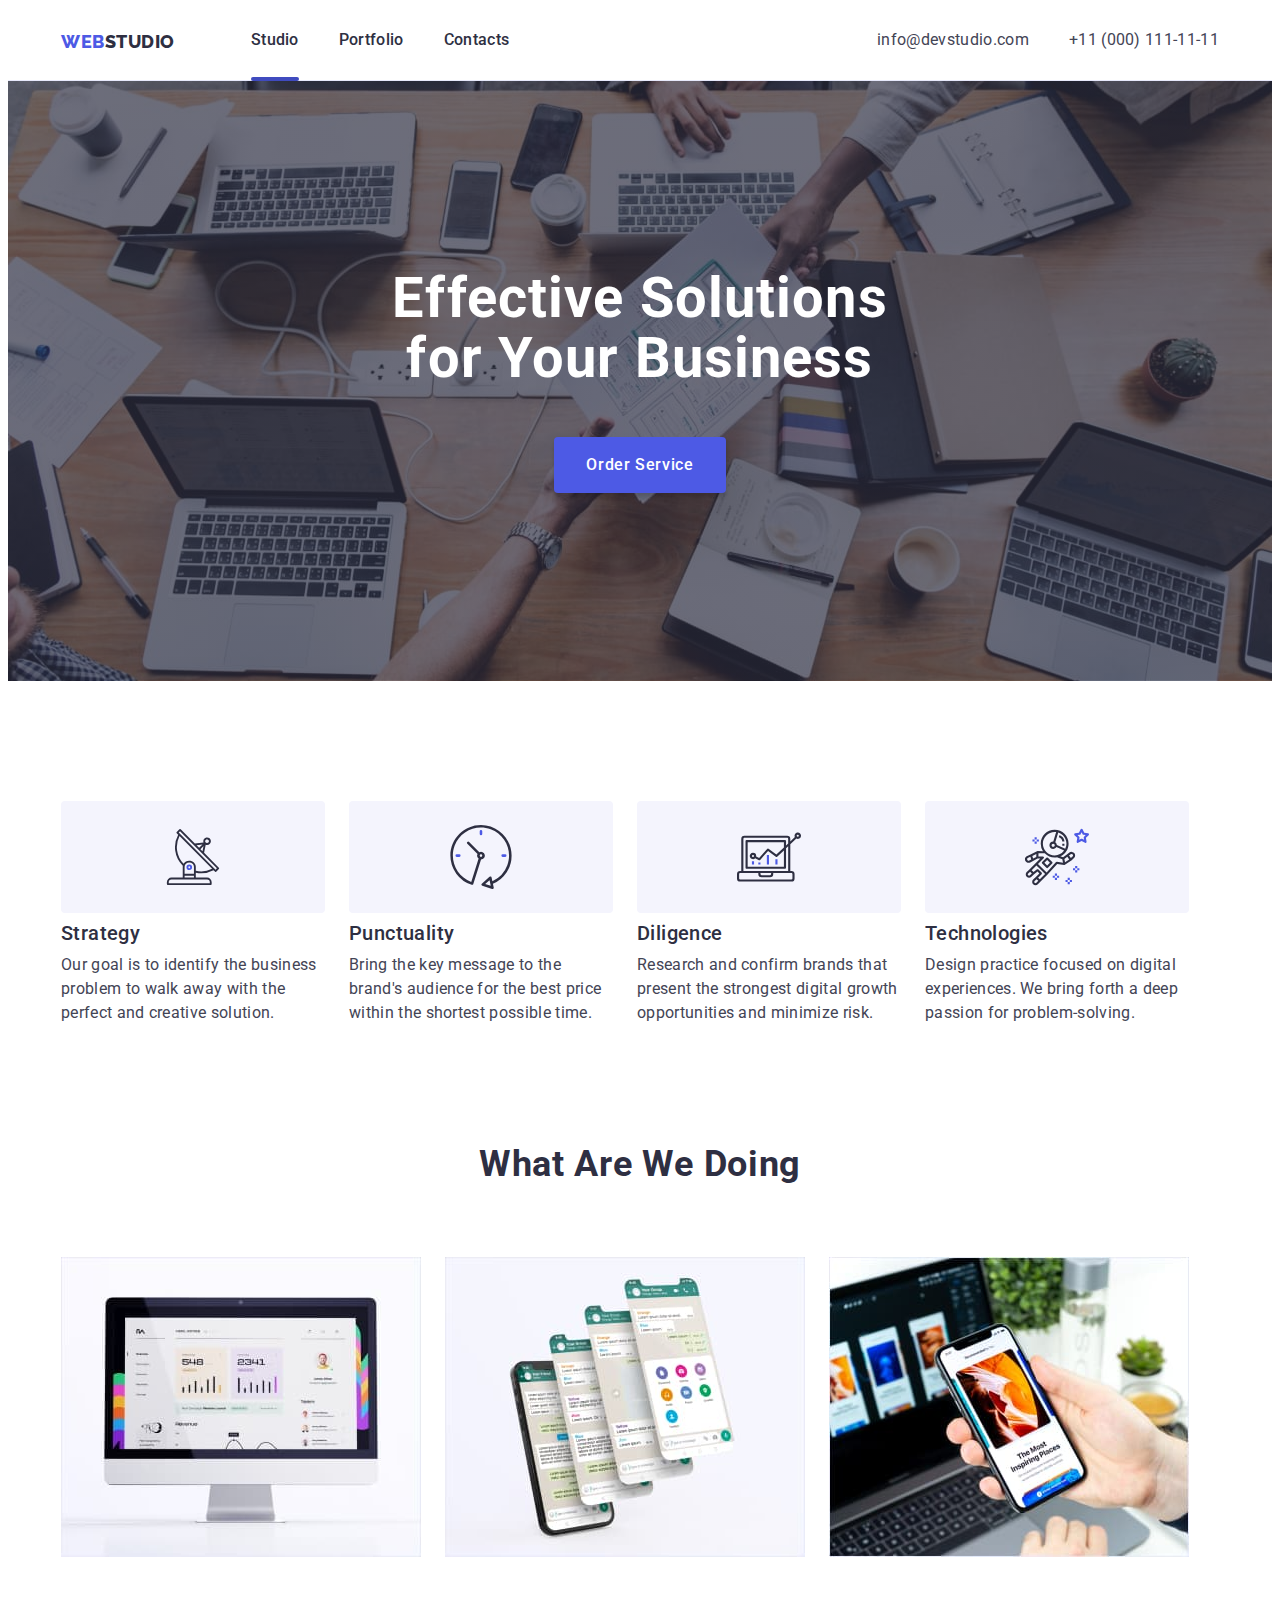
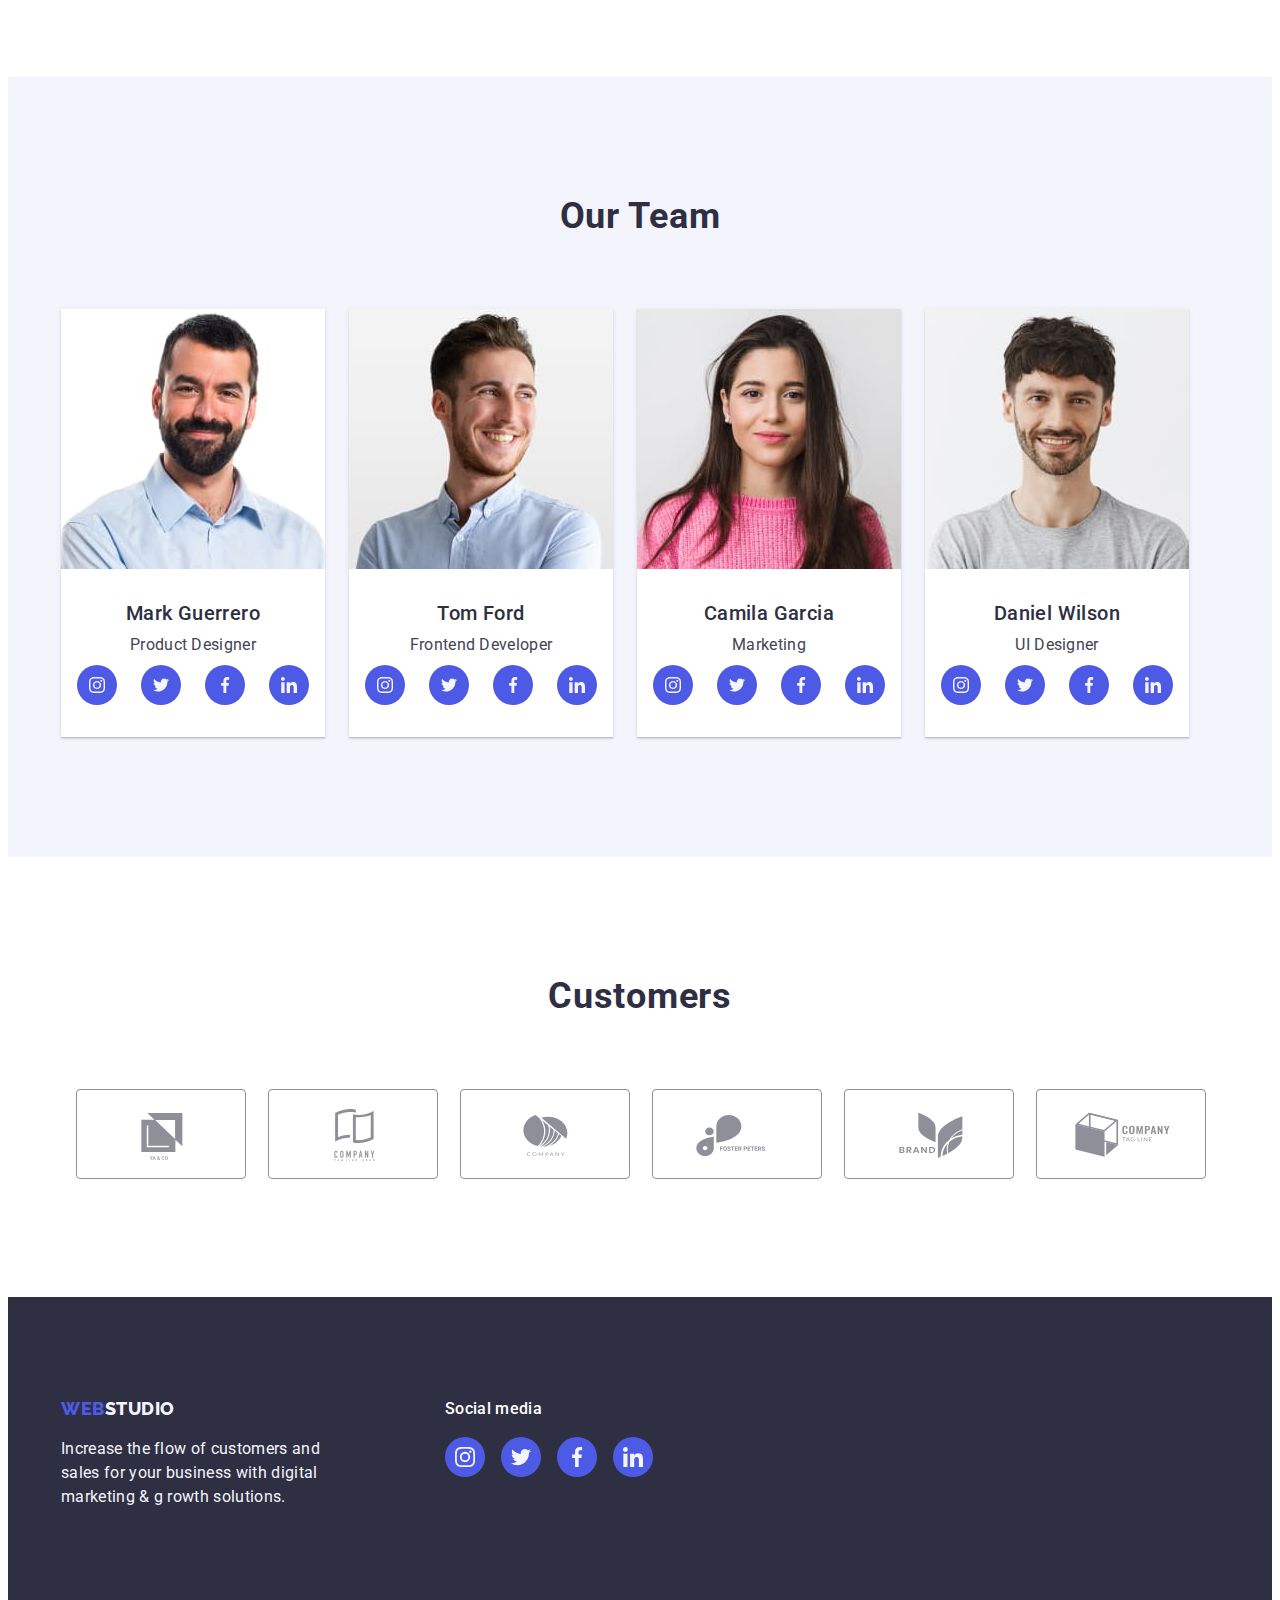
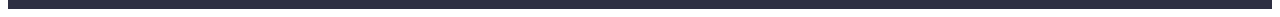
<file: index.html>
<!DOCTYPE html>
<html lang="en">
  <head>
    <meta charset="UTF-8" />
    <meta http-equiv="X-UA-Compatible" content="IE=edge" />
    <meta name="viewport" content="width=device-width, initial-scale=1.0" />
    <title>WebStudio</title>
    <link rel="preconnect" href="https://fonts.googleapis.com" />
    <link rel="preconnect" href="https://fonts.gstatic.com" crossorigin />
    <link
      href="https://fonts.googleapis.com/css2?family=Raleway:wght@800&family=Roboto:wght@400;500;700;900&display=swap"
      rel="stylesheet"
    />
    <link
      rel="stylesheet"
      href="https://cdnjs.cloudflare.com/ajax/libs/modern-normalize/1.1.0/modern-normalize.min.css"
      integrity="sha512-wpPYUAdjBVSE4KJnH1VR1HeZfpl1ub8YT/NKx4PuQ5NmX2tKuGu6U/JRp5y+Y8XG2tV+wKQpNHVUX03MfMFn9Q=="
      crossorigin="anonymous"
      referrerpolicy="no-referrer"
    />
    <link rel="stylesheet" href="./css/styles.css" />
  </head>
  <body>
    <!------------------- HEADER ------------------------>

    <header class="header">
      <div class="container header-container">
        <nav class="list header-navigation">
          <a class="logo link header-logo"
            >WEB<span class="header-studio">Studio</span></a
          >
          <ul class="header-list list">
            <li class="header-item">
              <a class="header-link link current" href="./index.html">Studio</a>
            </li>
            <li class="header-item">
              <a class="header-link link" href="./portfolio.html">Portfolio</a>
            </li>
            <li class="header-item">
              <a class="header-link link" href="">Contacts</a>
            </li>
          </ul>
        </nav>
        <address class="adress">
          <ul class="list header-list">
            <li class="header-item">
              <a class="contact link" href="mailto:info@devstudio.com"
                >info@devstudio.com</a
              >
            </li>
            <li class="header-item">
              <a class="contact link" href="tel:+110001111111"
                >+11 (000) 111-11-11</a
              >
            </li>
          </ul>
        </address>
      </div>
    </header>

    <main>
      <!------------- HERO --------------->

      <section class="hero">
        <div class="container">
          <h1 class="title">Effective Solutions for Your Business</h1>
          <button class="hero-button button" data-modal-open type="button">
            Order Service
          </button>
        </div>
      </section>

      <!------------- WE CAN --------------->

      <section class="section">
        <div class="container">
          <h2 hidden class="we-can">we can</h2>
          <ul class="list section-item">
            <li class="block">
              <div class="icon-box">
                <svg class="icon" width="64px" height="64px">
                  <use href="./images/symbols.svg#icon-antenna"></use>
                </svg>
              </div>
              <h3 class="section-title">Strategy</h3>
              <p class="section-text">
                Our goal is to identify the business problem to walk away with
                the perfect and creative solution.
              </p>
            </li>
            <li class="block">
              <div class="icon-box">
                <svg class="advantages-icon" width="64px" height="64px">
                  <use href="./images/symbols.svg#icon-clock"></use>
                </svg>
              </div>
              <h3 class="section-title">Punctuality</h3>
              <p class="section-text">
                Bring the key message to the brand's audience for the best price
                within the shortest possible time.
              </p>
            </li>
            <li class="block">
              <div class="icon-box">
                <svg class="advantages-icon" width="64px" height="64px">
                  <use href="./images/symbols.svg#icon-diagram"></use>
                </svg>
              </div>
              <h3 class="section-title">Diligence</h3>
              <p class="section-text">
                Research and confirm brands that present the strongest digital
                growth opportunities and minimize risk.
              </p>
            </li>
            <li class="block">
              <div class="icon-box">
                <svg class="advantages-icon" width="64px" height="64px">
                  <use href="./images/symbols.svg#icon-astronaut"></use>
                </svg>
              </div>
              <h3 class="section-title">Technologies</h3>
              <p class="section-text">
                Design practice focused on digital experiences. We bring forth a
                deep passion for problem-solving.
              </p>
            </li>
          </ul>
        </div>
      </section>

      <!------------- ACTIVITY --------------->

      <section class="acttivity-size">
        <div class="container">
          <h2 class="description">What are we doing</h2>
          <ul class="list activity">
            <li>
              <img src="./images/img_1.jpg" alt="pic1" />
            </li>
            <li>
              <img src="./images/img_2.jpg" alt="pic2" />
            </li>
            <li>
              <img src="./images/img_3.jpg" alt="pic3" />
            </li>
          </ul>
        </div>
      </section>

      <!------------- OUR TEAM --------------->

      <section class="our-team section">
        <div class="container">
          <h2 class="description">Our Team</h2>
          <ul class="list team-item">
            <li class="window">
              <img
                src="./images/img-1.jpg"
                alt="marc"
                width="264"
                height="260"
              />
              <div class="options">
                <h3 class="person">Mark Guerrero</h3>
                <p class="position">Product Designer</p>
                <ul class="team-soc-list list">
                  <li class="team-soc-item">
                    <a class="team-soc-link link" href>
                      <svg class="team-soc-icon" width="16" height="16">
                        <use href="./images/icons.svg#icon-instagram"></use>
                      </svg>
                    </a>
                  </li>
                  <li class="team-soc-item">
                    <a class="team-soc-link link" href>
                      <svg class="team-soc-icon" width="16px" height="16px">
                        <use href="./images/icons.svg#icon-twitter"></use>
                      </svg>
                    </a>
                  </li>
                  <li class="team-soc-item">
                    <a class="team-soc-link link" href>
                      <svg class="team-soc-icon" width="16px" height="16px">
                        <use href="./images/icons.svg#icon-facebook"></use>
                      </svg>
                    </a>
                  </li>
                  <li class="team-soc-item">
                    <a class="team-soc-link link" href>
                      <svg class="team-soc-icon" width="16px" height="16px">
                        <use href="./images/icons.svg#icon-linkedin"></use></svg
                    ></a>
                  </li>
                </ul>
              </div>
            </li>
            <li class="window">
              <img
                src="./images/img-2.jpg"
                alt="tom"
                width="264"
                height="260"
              />
              <div class="options">
                <h3 class="person">Tom Ford</h3>
                <p class="position">Frontend Developer</p>
                <ul class="team-soc-list list">
                  <li class="team-soc-item">
                    <a class="team-soc-link link" href>
                      <svg class="team-soc-icon" width="16" height="16">
                        <use href="./images/icons.svg#icon-instagram"></use>
                      </svg>
                    </a>
                  </li>
                  <li class="team-soc-item">
                    <a class="team-soc-link link" href>
                      <svg class="team-soc-icon" width="16px" height="16px">
                        <use href="./images/icons.svg#icon-twitter"></use>
                      </svg>
                    </a>
                  </li>
                  <li class="team-soc-item">
                    <a class="team-soc-link link" href>
                      <svg class="team-soc-icon" width="16px" height="16px">
                        <use href="./images/icons.svg#icon-facebook"></use>
                      </svg>
                    </a>
                  </li>
                  <li class="team-soc-item">
                    <a class="team-soc-link link" href>
                      <svg class="team-soc-icon" width="16px" height="16px">
                        <use href="./images/icons.svg#icon-linkedin"></use></svg
                    ></a>
                  </li>
                </ul>
              </div>
            </li>
            <li class="window">
              <img
                src="./images/img-3.jpg"
                alt="camila"
                width="264"
                height="260"
              />
              <div class="options">
                <h3 class="person">Camila Garcia</h3>
                <p class="position">Marketing</p>
                <ul class="team-soc-list list">
                  <li class="team-soc-item">
                    <a class="team-soc-link link" href>
                      <svg class="team-soc-icon" width="16" height="16">
                        <use href="./images/icons.svg#icon-instagram"></use>
                      </svg>
                    </a>
                  </li>
                  <li class="team-soc-item">
                    <a class="team-soc-link link" href>
                      <svg class="team-soc-icon" width="16px" height="16px">
                        <use href="./images/icons.svg#icon-twitter"></use>
                      </svg>
                    </a>
                  </li>
                  <li class="team-soc-item">
                    <a class="team-soc-link link" href>
                      <svg class="team-soc-icon" width="16px" height="16px">
                        <use href="./images/icons.svg#icon-facebook"></use>
                      </svg>
                    </a>
                  </li>
                  <li class="team-soc-item">
                    <a class="team-soc-link link" href>
                      <svg class="team-soc-icon" width="16px" height="16px">
                        <use href="./images/icons.svg#icon-linkedin"></use></svg
                    ></a>
                  </li>
                </ul>
              </div>
            </li>
            <li class="window">
              <img
                src="./images/img-4.jpg"
                alt="daniel"
                width="264"
                height="260"
              />
              <div class="options">
                <h3 class="person">Daniel Wilson</h3>
                <p class="position">UI Designer</p>
                <ul class="team-soc-list list">
                  <li class="team-soc-item">
                    <a class="team-soc-link link" href>
                      <svg class="team-soc-icon" width="16" height="16">
                        <use href="./images/icons.svg#icon-instagram"></use>
                      </svg>
                    </a>
                  </li>
                  <li class="team-soc-item">
                    <a class="team-soc-link link" href>
                      <svg class="team-soc-icon" width="16px" height="16px">
                        <use href="./images/icons.svg#icon-twitter"></use>
                      </svg>
                    </a>
                  </li>
                  <li class="team-soc-item">
                    <a class="team-soc-link link" href>
                      <svg class="team-soc-icon" width="16px" height="16px">
                        <use href="./images/icons.svg#icon-facebook"></use>
                      </svg>
                    </a>
                  </li>
                  <li class="team-soc-item">
                    <a class="team-soc-link link" href>
                      <svg class="team-soc-icon" width="16px" height="16px">
                        <use href="./images/icons.svg#icon-linkedin"></use></svg
                    ></a>
                  </li>
                </ul>
              </div>
            </li>
          </ul>
        </div>
      </section>

      <!------------- CUSTOMERS --------------->

      <section class="section">
        <div class="container">
          <h2 class="description">Customers</h2>
          <ul class="list customers-list">
            <li class="customers-item">
              <a href="" class="customers-link link">
                <svg class="icon" width="64px" height="64px">
                  <use href="./images/logos.svg#icon-logo-1"></use></svg
              ></a>
            </li>
            <li class="customers-item">
              <a href="" class="customers-link link">
                <svg class="icon" width="64px" height="64px">
                  <use href="./images/logos.svg#icon-logo-2"></use></svg
              ></a>
            </li>
            <li class="customers-item">
              <a href="" class="customers-link link">
                <svg class="icon" width="64px" height="64px">
                  <use href="./images/logos.svg#icon-logo-3"></use></svg
              ></a>
            </li>
            <li class="customers-item">
              <a href="" class="customers-link link">
                <svg class="icon" width="64px" height="64px">
                  <use href="./images/logos.svg#icon-logo-4"></use></svg
              ></a>
            </li>
            <li class="customers-item">
              <a href="" class="customers-link link">
                <svg class="icon" width="64px" height="64px">
                  <use href="./images/logos.svg#icon-logo-5"></use></svg
              ></a>
            </li>
            <li class="customers-item">
              <a href="" class="customers-link link">
                <svg class="icon" width="64px" height="64px">
                  <use href="./images/logos.svg#icon-logo-6"></use></svg
              ></a>
            </li>
          </ul>
        </div>
      </section>
    </main>
    <!------------- FOOTER --------------->
    <footer class="footer-section">
      <div class="container footer-wrap">
        <div class="footer-box">
          <a class="logo link" href="./index.html">
            WEB<span class="footer-studio">Studio</span>
          </a>
          <p class="footer-description">
            Increase the flow of customers and sales for your business with
            digital marketing & g rowth solutions.
          </p>
        </div>
        <div class="soc-media">
          <h3 class="social">Social media</h3>
          <ul class="footer-soc-list list">
            <li class="team-soc-item">
              <a class="team-soc-link footer-icon link" href>
                <svg class="team-soc-icon" width="20px" height="20px">
                  <use href="./images/icons.svg#icon-instagram"></use>
                </svg>
              </a>
            </li>
            <li class="team-soc-item">
              <a class="team-soc-link footer-icon link" href>
                <svg class="team-soc-icon" width="20px" height="20px">
                  <use href="./images/icons.svg#icon-twitter"></use>
                </svg>
              </a>
            </li>
            <li class="team-soc-item">
              <a class="team-soc-link footer-icon link" href>
                <svg class="team-soc-icon" width="20px" height="20px">
                  <use href="./images/icons.svg#icon-facebook"></use>
                </svg>
              </a>
            </li>
            <li class="team-soc-item">
              <a class="team-soc-link footer-icon link" href>
                <svg class="team-soc-icon" width="20px" height="20px">
                  <use href="./images/icons.svg#icon-linkedin"></use></svg
              ></a>
            </li>
          </ul>
        </div>
      </div>
    </footer>
    <!------------- MODAL --------------->
    <div class="backdrop is-hidden" data-modal>
      <div class="modal">
        <button class="modal-close-btn" type="button" data-modal-close>
          <svg width="8px" height="8px">
            <use href="./images/close.svg#icon-close-black-18dp-2-1"></use>
          </svg>
        </button>
      </div>
    </div>
    <script src="./js/modal"></script>
  </body>
</html>
</file>
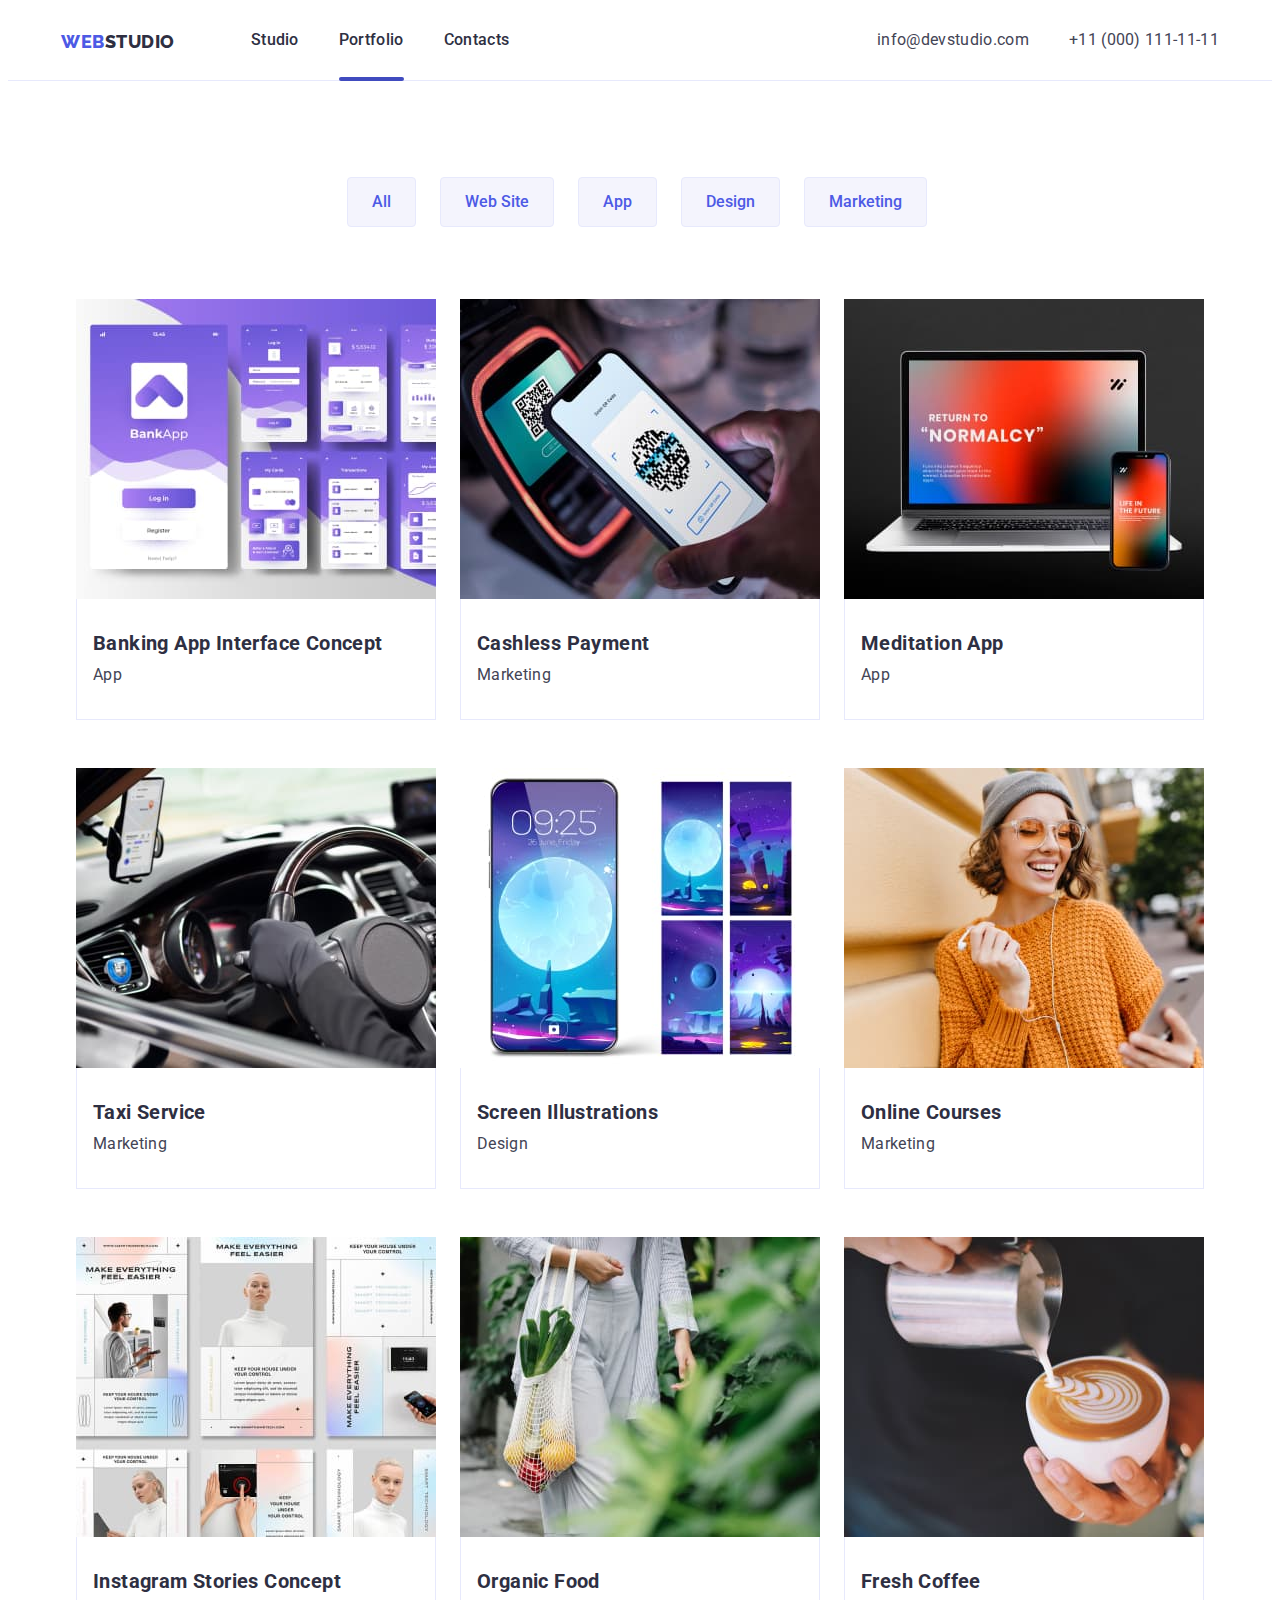
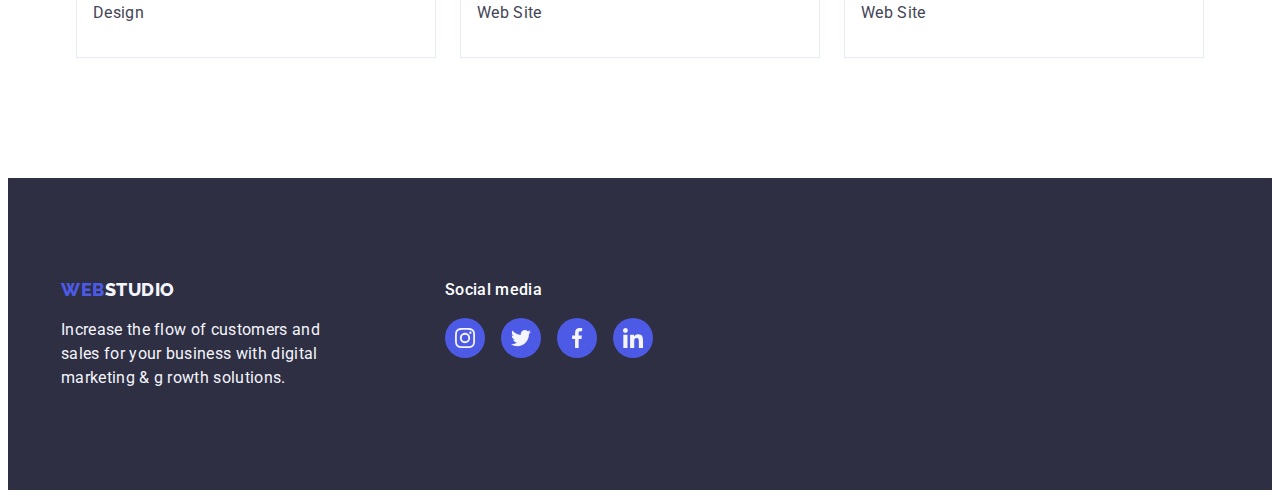
<file: portfolio.html>
<!DOCTYPE html>
<html lang="en">
  <head>
    <meta charset="UTF-8" />
    <meta http-equiv="X-UA-Compatible" content="IE=edge" />
    <meta name="viewport" content="width=device-width, initial-scale=1.0" />
    <title>WebStudio</title>
    <link rel="preconnect" href="https://fonts.googleapis.com" />
    <link rel="preconnect" href="https://fonts.gstatic.com" crossorigin />
    <link
      href="https://fonts.googleapis.com/css2?family=Raleway:wght@800&family=Roboto:wght@400;500;700;900&display=swap"
      rel="stylesheet"
    />
    <link
      rel="stylesheet"
      href="https://cdnjs.cloudflare.com/ajax/libs/modern-normalize/1.1.0/modern-normalize.min.css"
      integrity="sha512-wpPYUAdjBVSE4KJnH1VR1HeZfpl1ub8YT/NKx4PuQ5NmX2tKuGu6U/JRp5y+Y8XG2tV+wKQpNHVUX03MfMFn9Q=="
      crossorigin="anonymous"
      referrerpolicy="no-referrer"
    />
    <link rel="stylesheet" href="./css/styles.css" />
  </head>
  <body>
    <!------------------- HEADER ------------------------>

    <header class="header">
      <div class="container header-container">
        <nav class="list header-navigation">
          <a class="logo link header-logo"
            >WEB<span class="header-studio">Studio</span></a
          >
          <ul class="header-list list">
            <li class="header-item">
              <a class="header-link link" href="./index.html">Studio</a>
            </li>
            <li class="header-item">
              <a class="header-link link current" href="./portfolio.html"
                >Portfolio</a
              >
            </li>
            <li class="header-item">
              <a class="header-link link" href="">Contacts</a>
            </li>
          </ul>
        </nav>
        <address class="adress">
          <ul class="list header-list">
            <li class="header-item">
              <a class="contact link" href="mailto:info@devstudio.com"
                >info@devstudio.com</a
              >
            </li>
            <li class="header-item">
              <a class="contact link" href="tel:+110001111111"
                >+11 (000) 111-11-11</a
              >
            </li>
          </ul>
        </address>
      </div>
    </header>

    <main>
      <!------------- FILTERS --------------->

      <section class="portfolio">
        <h1 hidden>OUR SERVICES</h1>
        <ul class="list main-section-portfolio">
          <li class="link">
            <button class="portfolio-button button" type="button">All</button>
          </li>
          <li class="link">
            <button class="portfolio-button btn" type="button">Web Site</button>
          </li>
          <li class="link">
            <button class="portfolio-button btn" type="button">App</button>
          </li>
          <li class="link">
            <button class="portfolio-button btn" type="button">Design</button>
          </li>
          <li class="link">
            <button class="portfolio-button btn" type="button">
              Marketing
            </button>
          </li>
        </ul>

        <!------------- OUR SERVICES --------------->
        <div class="content">
          <ul class="list card-set">
            <li class="card-item">
              <a class="portfolio-link link" href="">
                <div class="portfolio-wrap">
                  <img src="./images/banking.jpg" alt="bank" />
                  <p class="cover-text">
                    14 Stylish and User-Friendly App Design Concepts · Task
                    Manager App · Calorie Tracker App · Exotic Fruit Ecommerce
                    App · Cloud Storage App
                  </p>
                </div>
                <div class="card-thumb">
                  <h2 class="item">Banking App Interface Concept</h2>
                  <p class="app">App</p>
                </div>
              </a>
            </li>

            <li class="card-item">
              <a class="portfolio-link link" href="">
                <div class="portfolio-wrap">
                  <img src="./images/payment.jpg" alt="cashless" />
                  <p class="cover-text">
                    14 Stylish and User-Friendly App Design Concepts · Task
                    Manager App · Calorie Tracker App · Exotic Fruit Ecommerce
                    App · Cloud Storage App
                  </p>
                </div>
                <div class="card-thumb">
                  <h2 class="item">Cashless Payment</h2>
                  <p class="app">Marketing</p>
                </div>
              </a>
            </li>

            <li class="card-item">
              <a class="portfolio-link link" href="">
                <div class="portfolio-wrap">
                  <img src="./images/meditation.jpg" alt="relax" />
                  <p class="cover-text">
                    14 Stylish and User-Friendly App Design Concepts · Task
                    Manager App · Calorie Tracker App · Exotic Fruit Ecommerce
                    App · Cloud Storage App
                  </p>
                </div>
                <div class="card-thumb">
                  <h2 class="item">Meditation App</h2>
                  <p class="app">App</p>
                </div>
              </a>
            </li>

            <li class="card-item">
              <a class="portfolio-link link" href="">
                <div class="portfolio-wrap">
                  <img src="./images/taxi.jpg" alt="car" />
                  <p class="cover-text">
                    14 Stylish and User-Friendly App Design Concepts · Task
                    Manager App · Calorie Tracker App · Exotic Fruit Ecommerce
                    App · Cloud Storage App
                  </p>
                </div>
                <div class="card-thumb">
                  <h2 class="item">Taxi Service</h2>
                  <p class="app">Marketing</p>
                </div>
              </a>
            </li>

            <li class="card-item">
              <a class="portfolio-link link" href="">
                <div class="portfolio-wrap">
                  <img src="./images/screen.jpg" alt="arts" />
                  <p class="cover-text">
                    14 Stylish and User-Friendly App Design Concepts · Task
                    Manager App · Calorie Tracker App · Exotic Fruit Ecommerce
                    App · Cloud Storage App
                  </p>
                </div>
                <div class="card-thumb">
                  <h2 class="item">Screen Illustrations</h2>
                  <p class="app">Design</p>
                </div>
              </a>
            </li>

            <li class="card-item">
              <a class="portfolio-link link" href="">
                <div class="portfolio-wrap">
                  <img src="./images/cources.jpg" alt="edu" />
                  <p class="cover-text">
                    14 Stylish and User-Friendly App Design Concepts · Task
                    Manager App · Calorie Tracker App · Exotic Fruit Ecommerce
                    App · Cloud Storage App
                  </p>
                </div>
                <div class="card-thumb">
                  <h2 class="item">Online Courses</h2>
                  <p class="app">Marketing</p>
                </div>
              </a>
            </li>

            <li class="card-item">
              <a class="portfolio-link link" href="">
                <div class="portfolio-wrap">
                  <img src="./images/stories.jpg" alt="insta" />
                  <p class="cover-text">
                    14 Stylish and User-Friendly App Design Concepts · Task
                    Manager App · Calorie Tracker App · Exotic Fruit Ecommerce
                    App · Cloud Storage App
                  </p>
                </div>
                <div class="card-thumb">
                  <h2 class="item">Instagram Stories Concept</h2>
                  <p class="app">Design</p>
                </div>
              </a>
            </li>

            <li class="card-item">
              <a class="portfolio-link link" href=""
                ><div class="portfolio-wrap">
                  <img src="./images/food.jpg" alt="organic" />
                  <p class="cover-text">
                    14 Stylish and User-Friendly App Design Concepts · Task
                    Manager App · Calorie Tracker App · Exotic Fruit Ecommerce
                    App · Cloud Storage App
                  </p>
                </div>
                <div class="card-thumb">
                  <h2 class="item">Organic Food</h2>
                  <p class="app">Web Site</p>
                </div>
              </a>
            </li>

            <li class="card-item">
              <a class="portfolio-link link" href=""
                ><div class="portfolio-wrap">
                  <img src="./images/coffee.jpg" alt="fresh-coffee" />
                  <p class="cover-text">
                    14 Stylish and User-Friendly App Design Concepts · Task
                    Manager App · Calorie Tracker App · Exotic Fruit Ecommerce
                    App · Cloud Storage App
                  </p>
                </div>
                <div class="card-thumb">
                  <h2 class="item">Fresh Coffee</h2>
                  <p class="app">Web Site</p>
                </div>
              </a>
            </li>
          </ul>
        </div>
      </section>
    </main>

    <!------------- FOOTER --------------->

    <footer class="footer-section">
      <div class="container footer-wrap">
        <div class="footer-box">
          <a class="logo link" href="./index.html">
            WEB<span class="footer-studio">Studio</span>
          </a>
          <p class="footer-description">
            Increase the flow of customers and sales for your business with
            digital marketing & g rowth solutions.
          </p>
        </div>
        <div class="soc-media">
          <h3 class="social">Social media</h3>
          <ul class="footer-soc-list list">
            <li class="team-soc-item">
              <a class="team-soc-link footer-icon link" href>
                <svg class="team-soc-icon" width="20px" height="20px">
                  <use href="./images/icons.svg#icon-instagram"></use>
                </svg>
              </a>
            </li>
            <li class="team-soc-item">
              <a class="team-soc-link footer-icon link" href>
                <svg class="team-soc-icon" width="20px" height="20px">
                  <use href="./images/icons.svg#icon-twitter"></use>
                </svg>
              </a>
            </li>
            <li class="team-soc-item">
              <a class="team-soc-link footer-icon link" href>
                <svg class="team-soc-icon" width="20px" height="20px">
                  <use href="./images/icons.svg#icon-facebook"></use>
                </svg>
              </a>
            </li>
            <li class="team-soc-item">
              <a class="team-soc-link footer-icon link" href>
                <svg class="team-soc-icon" width="20px" height="20px">
                  <use href="./images/icons.svg#icon-linkedin"></use></svg
              ></a>
            </li>
          </ul>
        </div>
      </div>
    </footer>
    <!------------- MODAL --------------->
    <div class="backdrop is-hidden" data-modal>
      <div class="modal">
        <button class="modal-close-btn" type="button" data-modal-close>
          <svg width="8px" height="8px">
            <use href="./images/close.svg#icon-close-black-18dp-2-1"></use>
          </svg>
        </button>
      </div>
    </div>
    <script src="./js/modal"></script>
  </body>
</html>
</file>
<file: css/styles.css>
:root {
  --main-title-color: #2e2f42;
  --second-title-color: #ffffff;
  --main-logo: #4d5ae5;
  --studio-header: #2e2f42;
  --studio-footer: #f4f4fd;
  --list: #434455;
  --card-gap: 24px;
}

p,
h1,
h2,
h3,
h4,
h5,
h6 {
  margin: 0;
}
ul {
  margin: 0;
  padding-left: 0;
}
img {
  display: block;
}

body {
  font-family: "Roboto", sans-serif;
  color: #434455;
  background-color: #ffffff;
}

.list {
  list-style: none;
}

.link {
  text-decoration: none;
}

.container {
  max-width: 1158px;
  padding: 0 15px;
  margin: 0 auto;
}

.section {
  padding-top: 120px;
  padding-bottom: 120px;
}

.description {
  font-size: 36px;
  line-height: 1.11;
  text-align: center;
  letter-spacing: 0.02em;
  text-transform: capitalize;
  color: var(--main-title-color);
  margin-bottom: 72px;
}

/* ---------------LOGO------------------ */

.logo {
  font-family: "Raleway", sans-serif;
  font-style: normal;
  font-weight: 800;
  font-size: 18px;
  line-height: 1.17;
  display: flex;
  align-items: center;
  letter-spacing: 0.03em;
  text-transform: uppercase;
  color: var(--main-logo);
  cursor: pointer;
}

.header-logo {
  margin-right: 76px;
}

.header-studio {
  color: var(--studio-header);
}
.footer-studio {
  color: #f4f4fd;
  line-height: 1.33;
}

/* ---------------HEADER------------------ */

.header {
  padding-top: 20px;
  padding-bottom: 24px;
  margin-left: auto;
  margin-right: auto;
  border-bottom: 1px solid #e7e9fc;
}
.header-item {
  font-size: 16px;
  line-height: 1.5;
  letter-spacing: 0.02em;
}

.header-link {
  font-weight: 500;
  color: var(--main-title-color);

  transition-duration: 250ms;
  transition-timing-function: cubic-bezier(0.4, 0, 0.2, 1);
}
.header-link:hover,
.header-link:focus {
  color: #404bbf;
  cursor: pointer;
}
.header-link::after {
  content: "";
  display: block;
  height: 4px;
  border-radius: 2px;
  background-color: transparent;
}
.adress {
  font-style: normal;
}
.contact {
  color: var(--list);
}
.contact:hover,
.contact:focus {
  color: #404bbf;
  cursor: pointer;
}
.header-container {
  display: flex;
  /* position: relative;
  left: 0;
  top: 1px; */
}

.header-list {
  display: flex;
  gap: 40px;
}

.header-navigation {
  display: flex;
  align-items: center;
  margin-right: auto;
}

.current {
  position: relative;
}

.current::after {
  position: absolute;
  content: "";
  display: block;
  left: 0;
  margin-top: 25px;
  width: 100%;
  height: 4px;
  border-radius: 2px;
  background-color: transparent;
}
.current.header-link::after {
  background-color: #404bbf;
}

/* ---------------HERO------------------ */

.hero {
  background: #2e2f42;
  background-image: linear-gradient(
      rgba(46, 47, 66, 0.7),
      rgba(46, 47, 66, 0.7)
    ),
    url(../images/hero-bg.jpg);
  background-size: cover;
  background-position: center;
  background-repeat: no-repeat;
  text-align: center;
  max-width: 1440px;
  padding: 188px 0;
  margin-left: auto;
  margin-right: auto;
}

.title {
  font-size: 56px;
  line-height: 1.07;
  text-align: center;
  letter-spacing: 0.02em;
  color: var(--second-title-color);
  width: 496px;
  margin-bottom: 48px;
  margin-left: auto;
  margin-right: auto;
}
.hero-button {
  min-width: 169px;
  min-height: 56px;
  padding: 16px 32px;
  font-family: inherit;

  font-weight: 500;
  font-style: normal;
  font-size: 16px;
  line-height: 1.5;
  text-align: center;
  display: block;
  letter-spacing: 0.04em;
  color: var(--second-title-color);
  background-color: #4d5ae5;
  box-shadow: 0px 4px 4px rgba(0, 0, 0, 0.15);
  border: none;
  border-radius: 4px;
  margin: 0 auto;
}

.button {
  transition-duration: 250ms;
  transition-timing-function: cubic-bezier(0.4, 0, 0.2, 1);
  transition: opacity 250ms linear, visibility 250ms linear;
}
.button:hover,
.button:focus {
  background-color: #404bbf;
  cursor: pointer;
}

/* ---------------WE CAN------------------ */
.icon-box {
  display: flex;
  align-items: center;
  justify-content: center;
  height: 112px;
  background: #f4f4fd;
  border-radius: 4px;
  margin-bottom: 8px;
}
.section-title {
  font-weight: 500;
  font-size: 20px;
  line-height: 1.2;
  letter-spacing: 0.02em;
  color: var(--main-title-color);
  margin-bottom: 8px;
}
.section-text {
  font-size: 16px;
  line-height: 1.5;
  letter-spacing: 0.02em;
  color: #434455;
}
.block {
  width: 264px;
  flex-basis: culc((100% / 4 - 72));
  margin-right: 24px;
}
.section-item {
  display: flex;
}
.section-item:last-child {
  margin-right: -24px;
}

/* ---------------ACTIVITY------------------ */

.activity {
  display: flex;
  gap: 24px;
}
.activity:last-child {
  margin-right: -24px;
}
.acttivity-size {
  padding-bottom: 120px;
}

/* ---------------OUR TEAM------------------ */

.our-team {
  background-color: #f4f4fd;
}
.team-item {
  display: flex;
  gap: 24px;
}
.window {
  background-color: #ffffff;
  box-shadow: 0px 1px 6px rgba(46, 47, 66, 0.08),
    0px 1px 1px rgba(46, 47, 66, 0.16), 0px 2px 1px rgba(46, 47, 66, 0.08);
}
.window:last-child {
  margin-right: -24px;
}
.options {
  padding: 32px 16px;
}
.team-soc-list {
  display: flex;
  justify-content: center;
  gap: 24px;
}

.team-soc-item {
  width: 40px;
  height: 40px;
}
.team-soc-link:focus,
.team-soc-link:hover {
  background-color: #404bbf;
}
.team-soc-link {
  width: 100%;
  height: 100%;
  border-radius: 50%;
  background-color: #4d5ae5;
  display: flex;
  align-items: center;
  justify-content: center;

  transition-duration: 250ms;
  transition-timing-function: cubic-bezier(0.4, 0, 0.2, 1);
}
.team-soc-icon {
  fill: #f4f4fd;
}
.person {
  font-weight: 500;
  font-size: 20px;
  line-height: 1.2;
  letter-spacing: 0.02em;
  color: var(--main-title-color);
  text-align: center;
  margin-bottom: 8px;
}
.position {
  font-size: 16px;
  line-height: 1.5;
  letter-spacing: 0.02em;
  color: #434455;
  text-align: center;
  margin-bottom: 8px;
}

/* ---------------CUSTOMERS------------------ */

.customers-list {
  display: flex;
  justify-content: center;
  gap: 24px;
}
.customers-item {
  width: 168px;
  height: 88px;
  text-align: -webkit-match-parent;
}
.customers-link {
  width: 100%;
  height: 100%;
  display: flex;
  justify-content: center;
  align-items: center;
  color: 8e8F99;
  border: 1px solid hsl(235, 5%, 58%);
  border-radius: 4px;

  transition-duration: 250ms;
  transition-timing-function: cubic-bezier(0.4, 0, 0.2, 1);
}
.icon {
  width: 104px;
  height: 56px;
  fill: #8e8f99;

  transition-duration: 250ms;
  transition-timing-function: cubic-bezier(0.4, 0, 0.2, 1);
}

.customers-link:hover > .icon,
.customers-link:focus > .icon {
  fill: rgba(64, 75, 191, 1);
}
.customers-link:hover,
.customers-link:focus {
  border: 1px solid rgba(64, 75, 191, 1);
}
/* box-shadow: 0px 4px 4px 0px rgba(0, 0, 0, 0.25);
 */

/* -------------PORTFOLIO ------------------*/

.portfolio {
  padding-top: 96px;
  padding-bottom: 120px;
}

/* ---------------FILTERS------------------ */

.main-section-portfolio {
  width: 586px;
  display: flex;
  flex-direction: row;
  align-items: flex-start;
  gap: 24px;

  padding-bottom: 72px;
  margin-right: auto;
  margin-left: auto;
}

.portfolio-button {
  font-family: "Roboto", sans-serif;
  font-weight: 500;
  font-size: 16px;
  line-height: 1.5;
  border: 1px solid rgba(231, 233, 252, 1);
  color: #4d5ae5;
  background-color: #f4f4fd;
  padding: 12px 24px;
  display: flex;
  cursor: pointer;
  border-radius: 4px;

  transition-duration: 250ms;
  transition-timing-function: cubic-bezier(0.4, 0, 0.2, 1);
}

.portfolio-button:hover,
.portfolio-button:focus {
  color: #ffffff;
  background: #404bbf;
  box-shadow: 0px 3px 1px rgba(0, 0, 0, 0.1), 0px 2px 1px rgba(0, 0, 0, 0.08),
    0px 2px 2px rgba(0, 0, 0, 0.12);
}

/* ---------------OUR SERVICES------------------ */

.content {
  width: 1128px;
  margin-left: auto;
  margin-right: auto;
}
.card-set {
  padding: 0;
  margin: 0;
  list-style: none;
  display: flex;
  flex-wrap: wrap;
  margin-left: -24px;
  margin-top: -48px;
}
.card-set > .card-item {
  flex-basis: culc(100% / 3 - 24px);
  margin-left: 24px;
  margin-top: 48px;
}
.portfolio-link {
  display: block;

  transition-duration: 250ms;
  transition-timing-function: cubic-bezier(0.4, 0, 0.2, 1);
}
.portfolio-link:hover,
.portfolio-link:focus {
  box-shadow: 0px 2px 1px 0px rgba(46, 47, 66, 0.08),
    0px 1px 1px 0px rgba(46, 47, 66, 0.16),
    0px 1px 6px 0px rgba(46, 47, 66, 0.08);
}
.portfolio-link:hover .cover-text,
.portfolio-link:focus .cover-text {
  transform: translate(0);
}
.portfolio-wrap {
  position: relative;
  overflow: hidden;
}
.cover-text {
  position: absolute;
  top: 0;
  font-weight: 400;
  font-size: 16px;
  line-height: 1.5;
  letter-spacing: 0.02em;
  color: #f4f4fd;
  padding: 40px 32px 164px 32px;
  background: #4d5ae5;
  height: 100%;
  transform: translateY(100%);
  transition: transform 300ms linear;

  transition-duration: 250ms;
  transition-timing-function: cubic-bezier(0.4, 0, 0.2, 1);
}
.card-thumb {
  padding: 32px 16px;
  border: 1px solid #e7e9fc;
  border-top: none;
}

.item {
  font-size: 20px;
  line-height: 1.2;
  letter-spacing: 0.02em;
  color: var(--main-title-color);
  margin-bottom: 8px;
}
.app {
  font-size: 16px;
  line-height: 1.5;
  letter-spacing: 0.02em;
  color: var(--list);
}

/* ---------------FOOTER------------------ */
.footer-section {
  background: var(--main-title-color);
}
.footer-wrap {
  display: flex;
}
.footer-box {
  padding-top: 100px;
  padding-bottom: 100px;
  margin-right: 120px;
}
.footer-description {
  font-size: 16px;
  line-height: 1.5;
  letter-spacing: 0.02em;
  color: var(--studio-footer);
  width: 264px;
  margin-top: 16px;
}
.social {
  font-weight: 500;
  font-size: 16px;
  line-height: 1.5;
  letter-spacing: 0.02em;
  color: #ffffff;
  margin-bottom: 16px;
}
.soc-media {
  padding-top: 100px;
  padding-bottom: 132px;
}

.footer-soc-list {
  display: flex;
  justify-content: center;
  gap: 16px;
}

.footer-icon: {
  transition-duration: 250ms;
  transition-timing-function: cubic-bezier(0.4, 0, 0.2, 1);
}

.footer-icon:focus,
.footer-icon:hover {
  background-color: #31d0aa;
}

/* ---------------MODAL------------------ */

.backdrop {
  position: fixed;
  top: 0;
  width: 100%;
  height: 100%;
  background-color: rgba(46, 47, 66, 0.4);
  transition: opacity 250ms linear, visibility 250ms linear;
}
.modal {
  position: absolute;
  width: 408px;
  min-height: 576px;
  left: 50%;
  top: 50%;
  transform: translate(-50%, -50%) scale(1);
  background: #fcfcfc;
  border-radius: 4px;
  box-shadow: 0px 1px 1px rgba(0, 0, 0, 0.14), 0px 1px 3px rgba(0, 0, 0, 0.12),
    0px 2px 1px rgba(0, 0, 0, 0.2);
}

.backdrop.is-hidden .modal {
  transform: translate(-50%, -50%) scale(0);
  transition: transform 250ms linear;
}
.modal-close-btn {
  position: absolute;
  display: inline-flex;
  width: 24px;
  height: 24px;
  top: 24px;
  right: 24px;
  justify-content: center;
  align-items: center;
  fill: rgba(46, 47, 66, 1);
  background-color: rgba(231, 233, 252, 1);
  border: 1px solid rgba(0, 0, 0, 0.1);
  border-radius: 50%;
  cursor: pointer;

  transition-property: fill, background-color;
  transition-duration: 250ms;
  transition-timing-function: cubic-bezier(0.4, 0, 0.2, 1);
}
.modal-close-btn:hover,
.modal-close-btn:focus {
  fill: rgba(255, 255, 255, 1);
  background-color: rgba(64, 75, 191, 1);
}
.is-hidden {
  opacity: 0;
  visibility: hidden;
  pointer-events: none;
}
</file>
